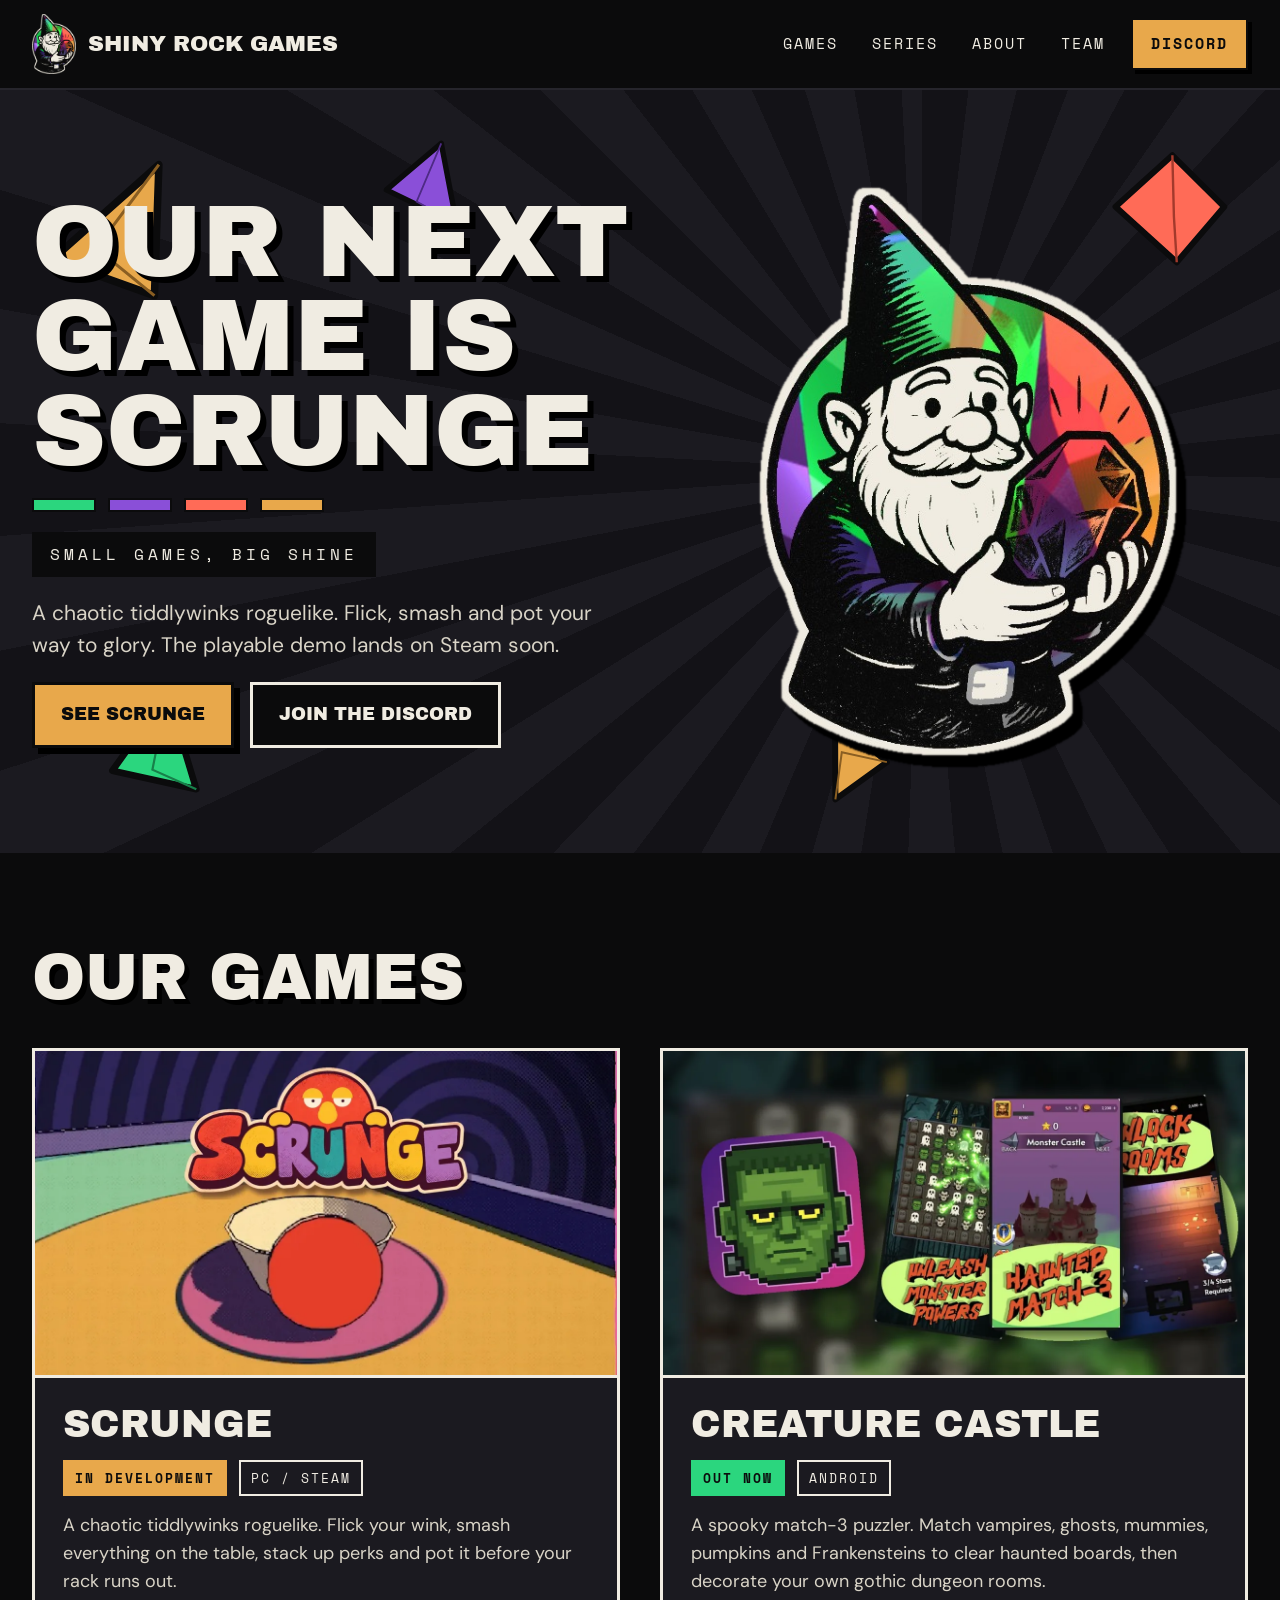
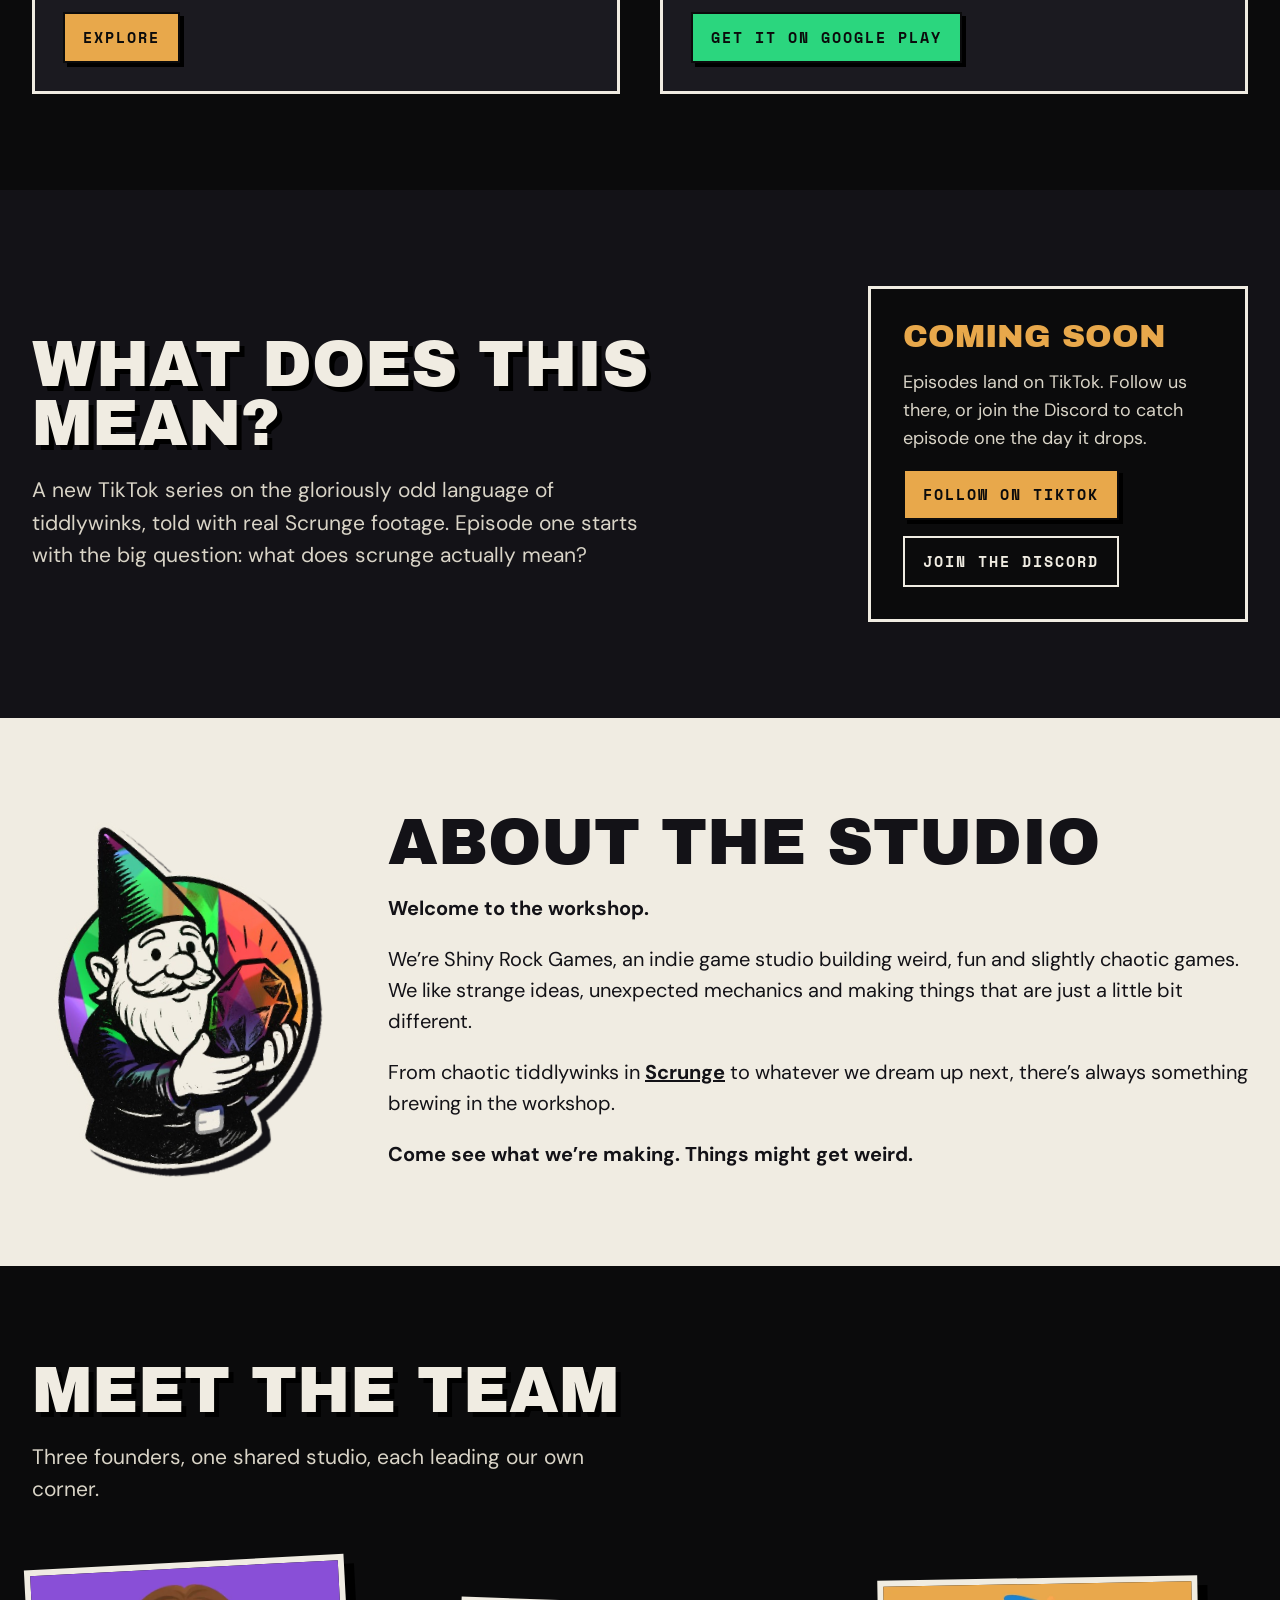
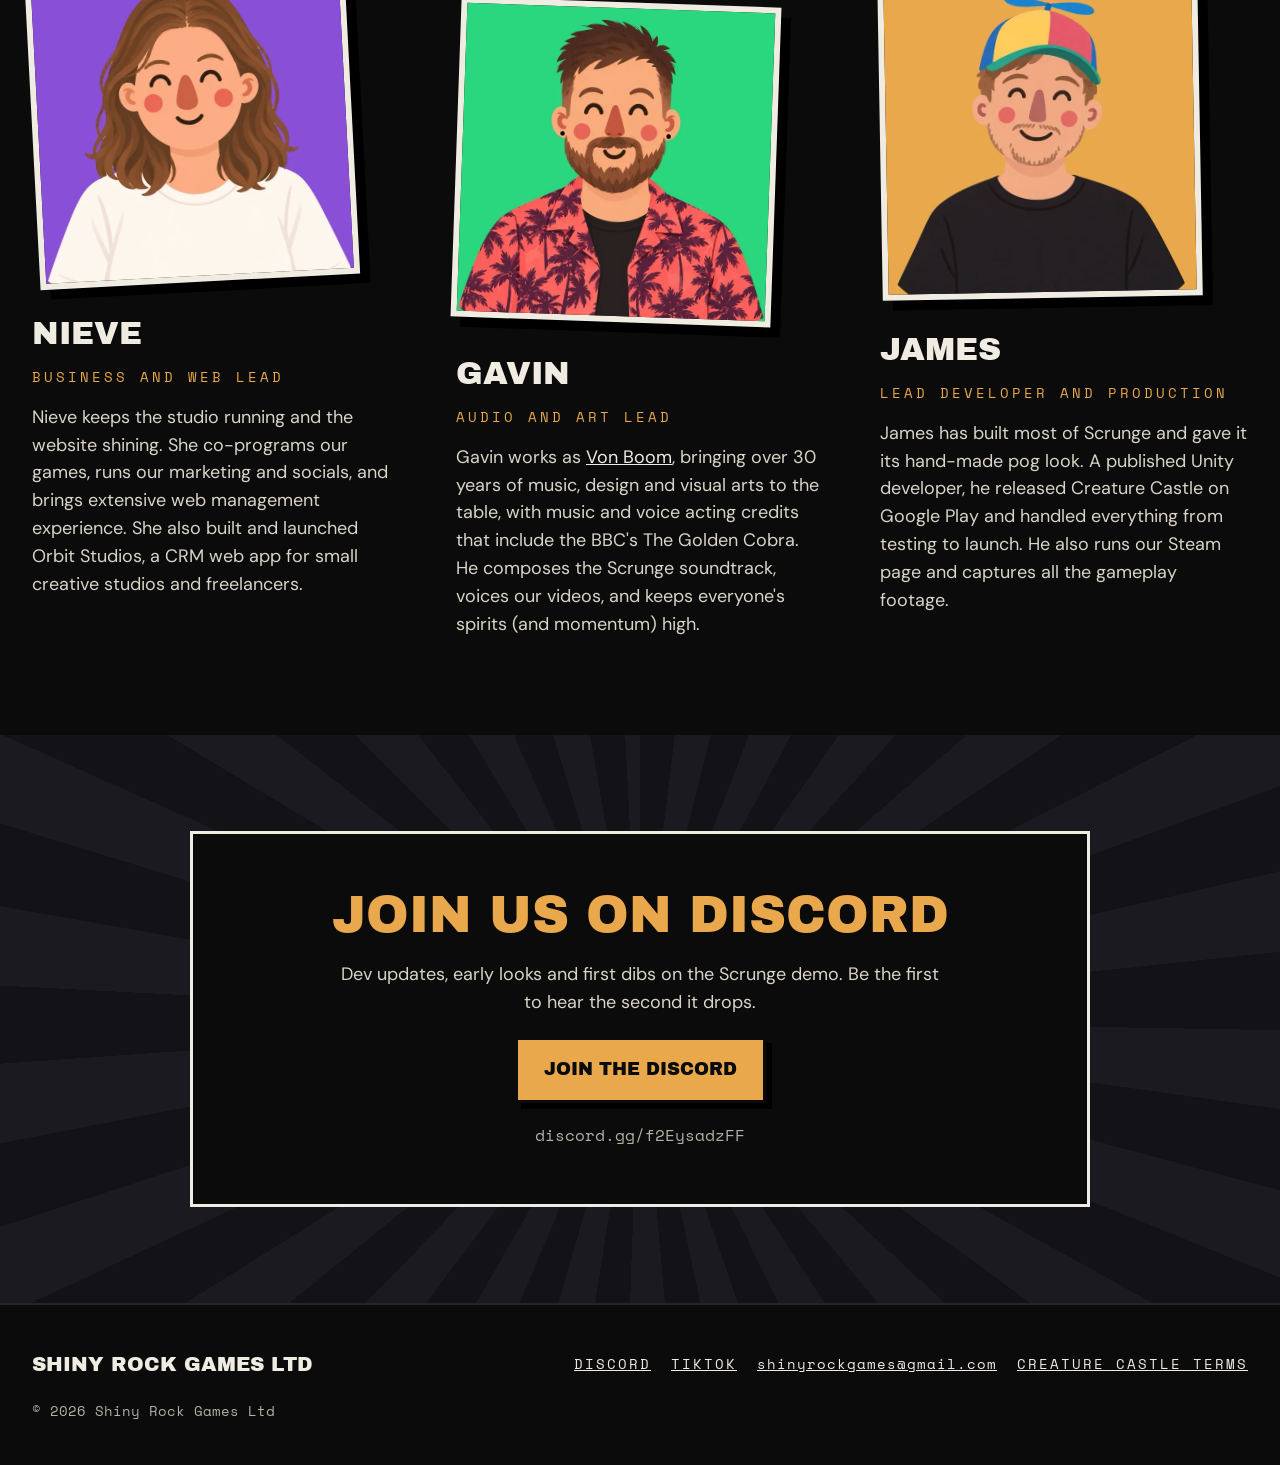
<file: index.html>
<!doctype html>
<html lang="en-GB">
<head>
<meta charset="utf-8">
<meta name="viewport" content="width=device-width, initial-scale=1">
<title>Shiny Rock Games | Indie game studio</title>
<meta name="description" content="Shiny Rock Games is an indie game studio. Scrunge, our chaotic tiddlywinks roguelike, has a demo coming soon, and Creature Castle is out now on Google Play.">
<meta property="og:title" content="Shiny Rock Games">
<meta property="og:description" content="Small games, big shine. Scrunge demo coming soon.">
<meta property="og:image" content="https://shinyrockgames.github.io/images/logo.png">
<link rel="canonical" href="https://shinyrockgames.github.io/">
<!-- TODO: paste the Google Search Console verification tag here, then remove the comment markers:
<meta name="google-site-verification" content="YOUR-VERIFICATION-CODE">
-->
<!-- TODO: add these to "sameAs" below once the accounts or pages exist (only real, public URLs):
  X: https://x.com/...
  Bluesky: https://bsky.app/profile/...
  Steam: https://store.steampowered.com/app/...
  itch.io: https://shinyrockgames.itch.io/...
-->
<script type="application/ld+json">
{
  "@context": "https://schema.org",
  "@type": "Organization",
  "name": "Shiny Rock Games Ltd",
  "alternateName": "Shiny Rock Games",
  "url": "https://shinyrockgames.github.io/",
  "logo": "https://shinyrockgames.github.io/images/logo.png",
  "email": "shinyrockgames@gmail.com",
  "sameAs": [
    "https://discord.gg/f2EysadzFF",
    "https://www.tiktok.com/@shiny.rock.games",
    "https://play.google.com/store/apps/details?id=com.shinyrockgames.monstercastle"
  ]
}
</script>
<link rel="icon" type="image/png" href="images/logo.png">
<link rel="preconnect" href="https://fonts.googleapis.com">
<link rel="preconnect" href="https://fonts.gstatic.com" crossorigin>
<link href="https://fonts.googleapis.com/css2?family=Archivo+Black&family=Space+Mono:wght@400;700&family=DM+Sans:wght@400;500;700&display=swap" rel="stylesheet">
<link rel="stylesheet" href="style.css">
</head>
<body>

<header class="site-header">
  <nav class="nav" aria-label="Main">
    <a class="brand" href="index.html">
      <img src="images/logo.png" alt="">
      <span>Shiny Rock Games</span>
    </a>
    <div class="nav-links">
      <a href="#games">Games</a>
      <a href="#series">Series</a>
      <a href="#about">About</a>
      <a href="#team">Team</a>
      <a class="btn btn--primary btn--small" href="https://discord.gg/f2EysadzFF">Discord</a>
    </div>
  </nav>
</header>

<main>

  <section class="hero hero--home sunburst">
    <svg class="shard" aria-hidden="true" width="150" height="150" viewBox="0 0 100 100" style="left:3%;top:10%;rotate:-14deg"><path d="M8 52 L92 8 L68 92 Z" fill="#E8A84B" stroke-width="5"/><path d="M92 8 L38 52 L68 92" fill="none" stroke="#8A5E22" stroke-width="2"/></svg>
    <svg class="shard" aria-hidden="true" width="90" height="90" viewBox="0 0 100 100" style="left:30%;top:6%;rotate:18deg"><path d="M50 6 L94 86 L8 74 Z" fill="#8A4FD8" stroke-width="6"/><path d="M50 6 L44 76 L94 86" fill="none" stroke="#4E2A85" stroke-width="2"/></svg>
    <svg class="shard" aria-hidden="true" width="110" height="110" viewBox="0 0 100 100" style="left:8%;bottom:8%;rotate:8deg"><path d="M14 86 L54 10 L92 92 Z" fill="#2BD67E" stroke-width="6"/><path d="M54 10 L50 80 L92 92" fill="none" stroke="#17804A" stroke-width="2"/></svg>
    <svg class="shard" aria-hidden="true" width="120" height="120" viewBox="0 0 100 100" style="right:4%;top:8%;rotate:-22deg"><path d="M10 30 L70 8 L94 64 L40 92 Z" fill="#FF6B57" stroke-width="5"/><path d="M70 8 L52 56 L40 92" fill="none" stroke="#A33A2C" stroke-width="2"/></svg>
    <svg class="shard" aria-hidden="true" width="100" height="100" viewBox="0 0 100 100" style="right:30%;bottom:6%;rotate:30deg"><path d="M20 20 L88 34 L62 92 Z" fill="#E8A84B" stroke-width="6"/><path d="M88 34 L44 48 L62 92" fill="none" stroke="#8A5E22" stroke-width="2"/></svg>

    <div class="wrap hero-grid">
      <div class="hero-copy">
        <h1 class="display h1">Our next game is Scrunge</h1>
        <div class="colour-bar" aria-hidden="true"><span></span><span></span><span></span><span></span></div>
        <span class="tagline">Small games, big shine</span>
        <p class="lead">A chaotic tiddlywinks roguelike. Flick, smash and pot your way to glory. The playable demo lands on Steam soon.</p>
        <div class="btn-row">
          <a class="btn btn--primary" href="scrunge.html">See Scrunge</a>
          <a class="btn btn--outline" href="https://discord.gg/f2EysadzFF">Join the Discord</a>
        </div>
      </div>
      <div class="hero-art">
        <img src="images/logo.png" alt="The Shiny Rock Games gnome holding a glowing gem">
      </div>
    </div>
  </section>

  <section id="games" class="section section--black">
    <div class="wrap" style="display:flex;flex-direction:column;gap:40px">
      <h2 class="display h2">Our games</h2>
      <div class="games-grid">

        <article class="game-card">
          <img src="images/scrunge-screenshot.webp" width="1200" height="675" loading="lazy" alt="The Scrunge logo above a red wink resting against the pot on an orange mat">
          <div class="game-card__body">
            <h3 class="h3">Scrunge</h3>
            <div class="tags"><span class="tag tag--amber">IN DEVELOPMENT</span><span class="tag">PC / STEAM</span></div>
            <p class="body-dim">A chaotic tiddlywinks roguelike. Flick your wink, smash everything on the table, stack up perks and pot it before your rack runs out.</p>
            <a class="btn btn--primary btn--small" href="scrunge.html">Explore</a>
          </div>
        </article>

        <article class="game-card">
          <img src="images/creature-castle-screenshot.webp" width="1200" height="675" loading="lazy" alt="The Creature Castle app icon, a pixel-art Frankenstein, beside three phone screens: a haunted match-3 board, the Monster Castle map and a dungeon room to unlock">
          <div class="game-card__body">
            <h3 class="h3">Creature Castle</h3>
            <div class="tags"><span class="tag tag--green">OUT NOW</span><span class="tag">ANDROID</span></div>
            <p class="body-dim">A spooky match-3 puzzler. Match vampires, ghosts, mummies, pumpkins and Frankensteins to clear haunted boards, then decorate your own gothic dungeon rooms.</p>
            <a class="btn btn--primary btn--small btn--green" href="https://play.google.com/store/apps/details?id=com.shinyrockgames.monstercastle">Get it on Google Play</a>
          </div>
        </article>

      </div>
    </div>
  </section>

  <section id="series" class="section">
    <div class="wrap split">
      <div class="grow">
        <h2 class="display h2">What does this mean?</h2>
        <p class="lead" style="max-width:640px">A new TikTok series on the gloriously odd language of tiddlywinks, told with real Scrunge footage. Episode one starts with the big question: what does scrunge actually mean?</p>
      </div>
      <div class="panel">
        <span class="panel__title">Coming soon</span>
        <p class="body-dim">Episodes land on TikTok. Follow us there, or join the Discord to catch episode one the day it drops.</p>
        <div class="btn-row">
          <a class="btn btn--primary btn--small" href="https://www.tiktok.com/@shiny.rock.games">Follow on TikTok</a>
          <a class="btn btn--outline btn--small" href="https://discord.gg/f2EysadzFF">Join the Discord</a>
        </div>
      </div>
    </div>
  </section>

  <section id="about" class="section section--cream">
    <div class="wrap about">
      <div class="about__art"><img src="images/logo.png" alt=""></div>
      <div class="about__copy">
        <h2 class="display h2">About the studio</h2>
        <p><strong>Welcome to the workshop.</strong></p>
        <p>We’re Shiny Rock Games, an indie game studio building weird, fun and slightly chaotic games. We like strange ideas, unexpected mechanics and making things that are just a little bit different.</p>
        <p>From chaotic tiddlywinks in <strong><a href="scrunge.html">Scrunge</a></strong> to whatever we dream up next, there’s always something brewing in the workshop.</p>
        <p><strong>Come see what we’re making. Things might get weird.</strong></p>
      </div>
    </div>
  </section>

  <section id="team" class="section section--black">
    <div class="wrap team">
      <div class="team__intro">
        <h2 class="display h2">Meet the team</h2>
        <p class="lead">Three founders, one shared studio, each leading our own corner.</p>
      </div>
      <div class="team__grid">

        <article class="founder">
          <img class="founder__portrait" src="images/team/nieve-brand.webp" width="640" height="640" loading="lazy" alt="Cartoon portrait of Nieve, smiling, with long wavy brown hair and a cream T-shirt, on a purple background">
          <h3 class="founder__name">Nieve</h3>
          <p class="founder__role">Business and web lead</p>
          <p class="founder__bio">Nieve keeps the studio running and the website shining. She co-programs our games, runs our marketing and socials, and brings extensive web management experience. She also built and launched Orbit Studios, a CRM web app for small creative studios and freelancers.</p>
        </article>

        <article class="founder">
          <img class="founder__portrait" src="images/team/gavin-brand.webp" width="640" height="640" loading="lazy" alt="Cartoon portrait of Gavin, smiling, with a beard, spiky brown hair and a coral palm-tree shirt, on a green background">
          <h3 class="founder__name">Gavin</h3>
          <p class="founder__role">Audio and art lead</p>
          <p class="founder__bio">Gavin works as <a href="https://vonboom.co.uk">Von Boom</a>, bringing over 30 years of music, design and visual arts to the table, with music and voice acting credits that include the BBC's The Golden Cobra. He composes the Scrunge soundtrack, voices our videos, and keeps everyone's spirits (and momentum) high.</p>
        </article>

        <article class="founder">
          <img class="founder__portrait" src="images/team/james-brand.webp" width="640" height="640" loading="lazy" alt="Cartoon portrait of James, smiling, in a rainbow propeller cap and a black T-shirt, on an amber background">
          <h3 class="founder__name">James</h3>
          <p class="founder__role">Lead developer and production</p>
          <p class="founder__bio">James has built most of Scrunge and gave it its hand-made pog look. A published Unity developer, he released Creature Castle on Google Play and handled everything from testing to launch. He also runs our Steam page and captures all the gameplay footage.</p>
        </article>

      </div>
    </div>
  </section>

  <section class="section sunburst">
    <div class="cta-box cta-box--centre">
      <h2 class="cta-title">Join us on Discord</h2>
      <p class="body-dim" style="max-width:620px">Dev updates, early looks and first dibs on the Scrunge demo. Be the first to hear the second it drops.</p>
      <a class="btn btn--primary" href="https://discord.gg/f2EysadzFF">Join the Discord</a>
      <p class="mono" style="margin:0;font-size:16px;color:var(--muted)">discord.gg/f2EysadzFF</p>
    </div>
  </section>

</main>

<footer class="site-footer">
  <div class="wrap">
    <span class="footer-brand">Shiny Rock Games Ltd</span>
    <div class="footer-links">
      <a href="https://discord.gg/f2EysadzFF">Discord</a>
      <a href="https://www.tiktok.com/@shiny.rock.games">TikTok</a>
      <!-- TODO: add Instagram and Threads once the accounts exist -->
      <a class="footer-email" href="mailto:shinyrockgames@gmail.com">shinyrockgames@gmail.com</a>
      <a href="creature-castle-terms.html">Creature Castle Terms</a>
    </div>
    <span class="footer-copy">© 2026 Shiny Rock Games Ltd</span>
  </div>
</footer>

</body>
</html>
</file>
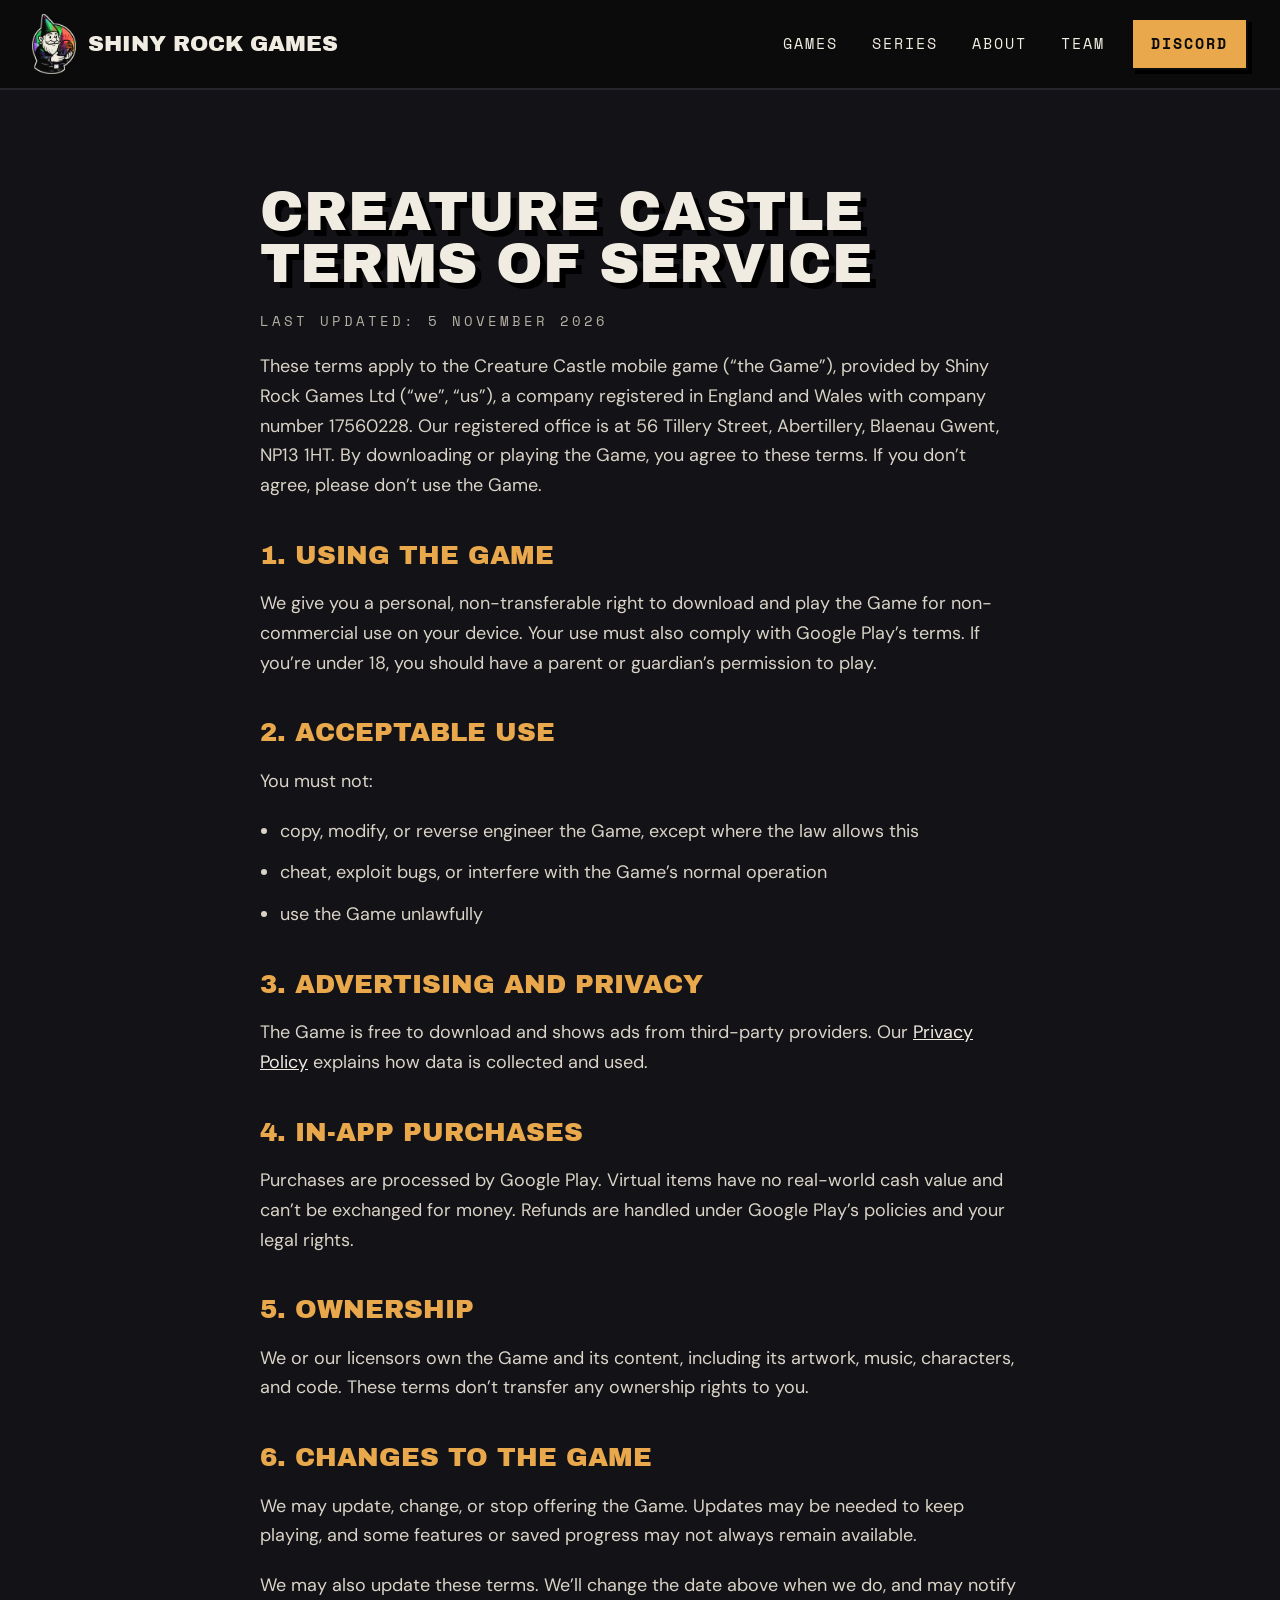
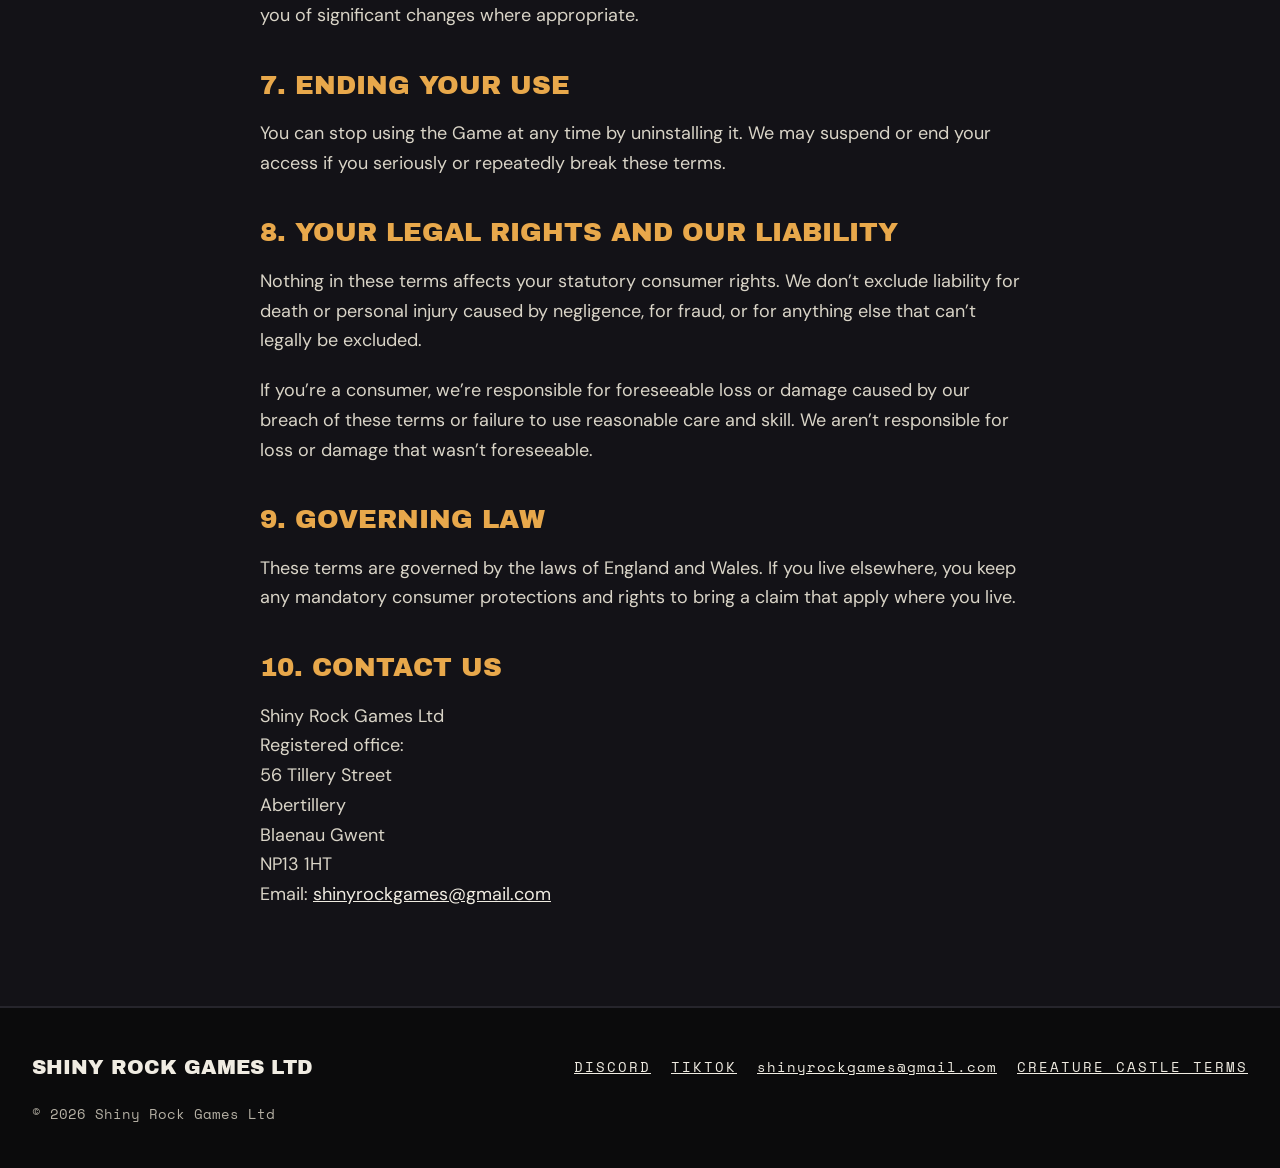
<file: creature-castle-terms.html>
<!doctype html>
<html lang="en-GB">
<head>
<meta charset="utf-8">
<meta name="viewport" content="width=device-width, initial-scale=1">
<title>Creature Castle Terms of Service | Shiny Rock Games</title>
<meta name="description" content="Terms of Service for Creature Castle, the match-3 monster game from Shiny Rock Games.">
<link rel="canonical" href="https://shinyrockgames.github.io/creature-castle-terms.html">
<link rel="icon" type="image/png" href="images/logo.png">
<link rel="preconnect" href="https://fonts.googleapis.com">
<link rel="preconnect" href="https://fonts.gstatic.com" crossorigin>
<link href="https://fonts.googleapis.com/css2?family=Archivo+Black&family=Space+Mono:wght@400;700&family=DM+Sans:wght@400;500;700&display=swap" rel="stylesheet">
<link rel="stylesheet" href="style.css">
</head>
<body>

<header class="site-header">
  <nav class="nav" aria-label="Main">
    <a class="brand" href="index.html">
      <img src="images/logo.png" alt="">
      <span>Shiny Rock Games</span>
    </a>
    <div class="nav-links">
      <a href="index.html#games">Games</a>
      <a href="index.html#series">Series</a>
      <a href="index.html#about">About</a>
      <a href="index.html#team">Team</a>
      <a class="btn btn--primary btn--small" href="https://discord.gg/f2EysadzFF">Discord</a>
    </div>
  </nav>
</header>

<main class="section">
  <article class="legal">

    <h1 class="display">Creature Castle Terms of Service</h1>
    <p class="legal__updated">Last updated: 5 November 2026</p>
    <p>These terms apply to the Creature Castle mobile game (“the Game”), provided by Shiny Rock Games Ltd (“we”, “us”), a company registered in England and Wales with company number 17560228. Our registered office is at 56 Tillery Street, Abertillery, Blaenau Gwent, NP13 1HT. By downloading or playing the Game, you agree to these terms. If you don’t agree, please don’t use the Game.</p>

    <h2>1. Using the Game</h2>
    <p>We give you a personal, non-transferable right to download and play the Game for non-commercial use on your device. Your use must also comply with Google Play’s terms. If you’re under 18, you should have a parent or guardian’s permission to play.</p>

    <h2>2. Acceptable use</h2>
    <p>You must not:</p>
    <ul>
      <li>copy, modify, or reverse engineer the Game, except where the law allows this</li>
      <li>cheat, exploit bugs, or interfere with the Game’s normal operation</li>
      <li>use the Game unlawfully</li>
    </ul>

    <h2>3. Advertising and privacy</h2>
    <p>The Game is free to download and shows ads from third-party providers. Our
      <!-- TODO: point this at the Creature Castle Privacy Policy page -->
      <a href="#TODO-privacy-policy">Privacy Policy</a> explains how data is collected and used.</p>

    <h2>4. In-app purchases</h2>
    <p>Purchases are processed by Google Play. Virtual items have no real-world cash value and can’t be exchanged for money. Refunds are handled under Google Play’s policies and your legal rights.</p>

    <h2>5. Ownership</h2>
    <p>We or our licensors own the Game and its content, including its artwork, music, characters, and code. These terms don’t transfer any ownership rights to you.</p>

    <h2>6. Changes to the Game</h2>
    <p>We may update, change, or stop offering the Game. Updates may be needed to keep playing, and some features or saved progress may not always remain available.</p>
    <p>We may also update these terms. We’ll change the date above when we do, and may notify you of significant changes where appropriate.</p>

    <h2>7. Ending your use</h2>
    <p>You can stop using the Game at any time by uninstalling it. We may suspend or end your access if you seriously or repeatedly break these terms.</p>

    <h2>8. Your legal rights and our liability</h2>
    <p>Nothing in these terms affects your statutory consumer rights. We don’t exclude liability for death or personal injury caused by negligence, for fraud, or for anything else that can’t legally be excluded.</p>
    <p>If you’re a consumer, we’re responsible for foreseeable loss or damage caused by our breach of these terms or failure to use reasonable care and skill. We aren’t responsible for loss or damage that wasn’t foreseeable.</p>

    <h2>9. Governing law</h2>
    <p>These terms are governed by the laws of England and Wales. If you live elsewhere, you keep any mandatory consumer protections and rights to bring a claim that apply where you live.</p>

    <h2>10. Contact us</h2>
    <address>
      Shiny Rock Games Ltd<br>
      Registered office:<br>
      56 Tillery Street<br>
      Abertillery<br>
      Blaenau Gwent<br>
      NP13 1HT<br>
      Email: <a href="mailto:shinyrockgames@gmail.com">shinyrockgames@gmail.com</a>
    </address>

  </article>
</main>

<footer class="site-footer">
  <div class="wrap">
    <span class="footer-brand">Shiny Rock Games Ltd</span>
    <div class="footer-links">
      <a href="https://discord.gg/f2EysadzFF">Discord</a>
      <a href="https://www.tiktok.com/@shiny.rock.games">TikTok</a>
      <!-- TODO: add Instagram and Threads once the accounts exist -->
      <a class="footer-email" href="mailto:shinyrockgames@gmail.com">shinyrockgames@gmail.com</a>
      <a href="creature-castle-terms.html" aria-current="page">Creature Castle Terms</a>
    </div>
    <span class="footer-copy">© 2026 Shiny Rock Games Ltd</span>
  </div>
</footer>

</body>
</html>
</file>
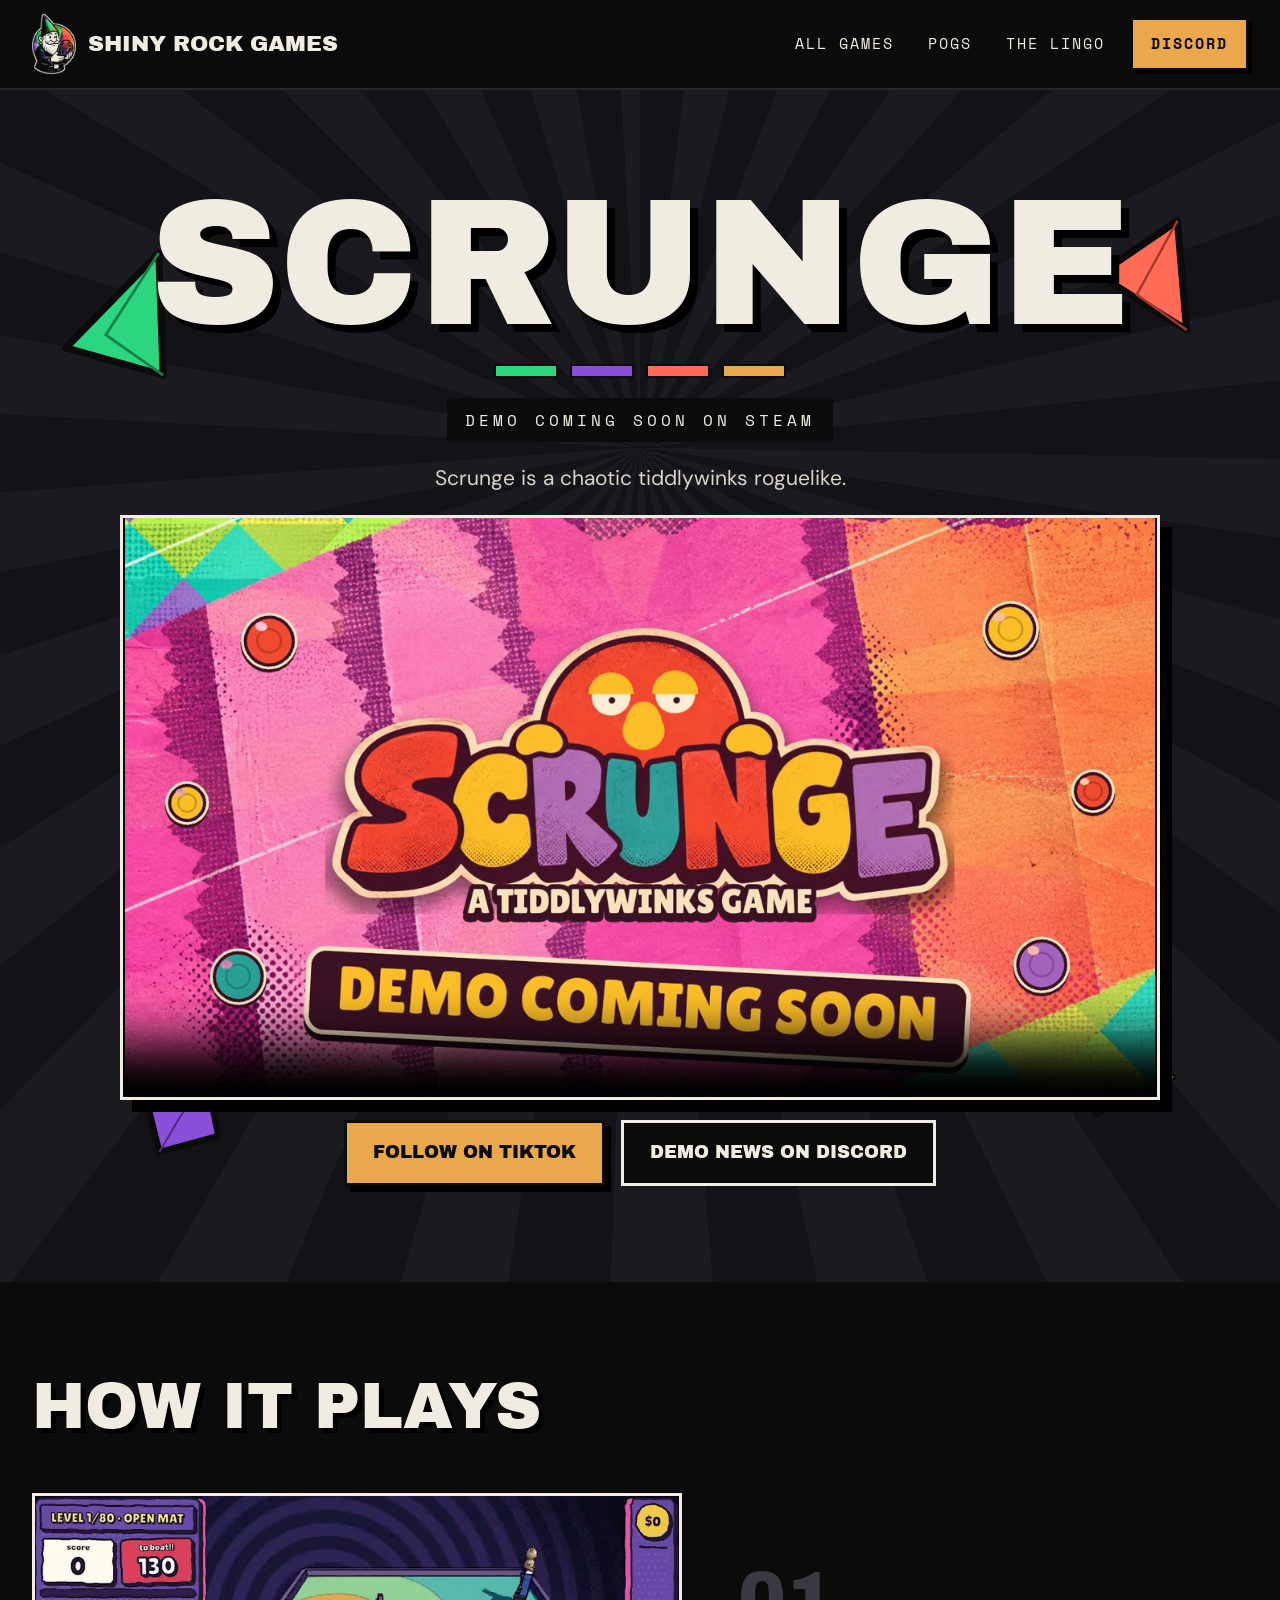
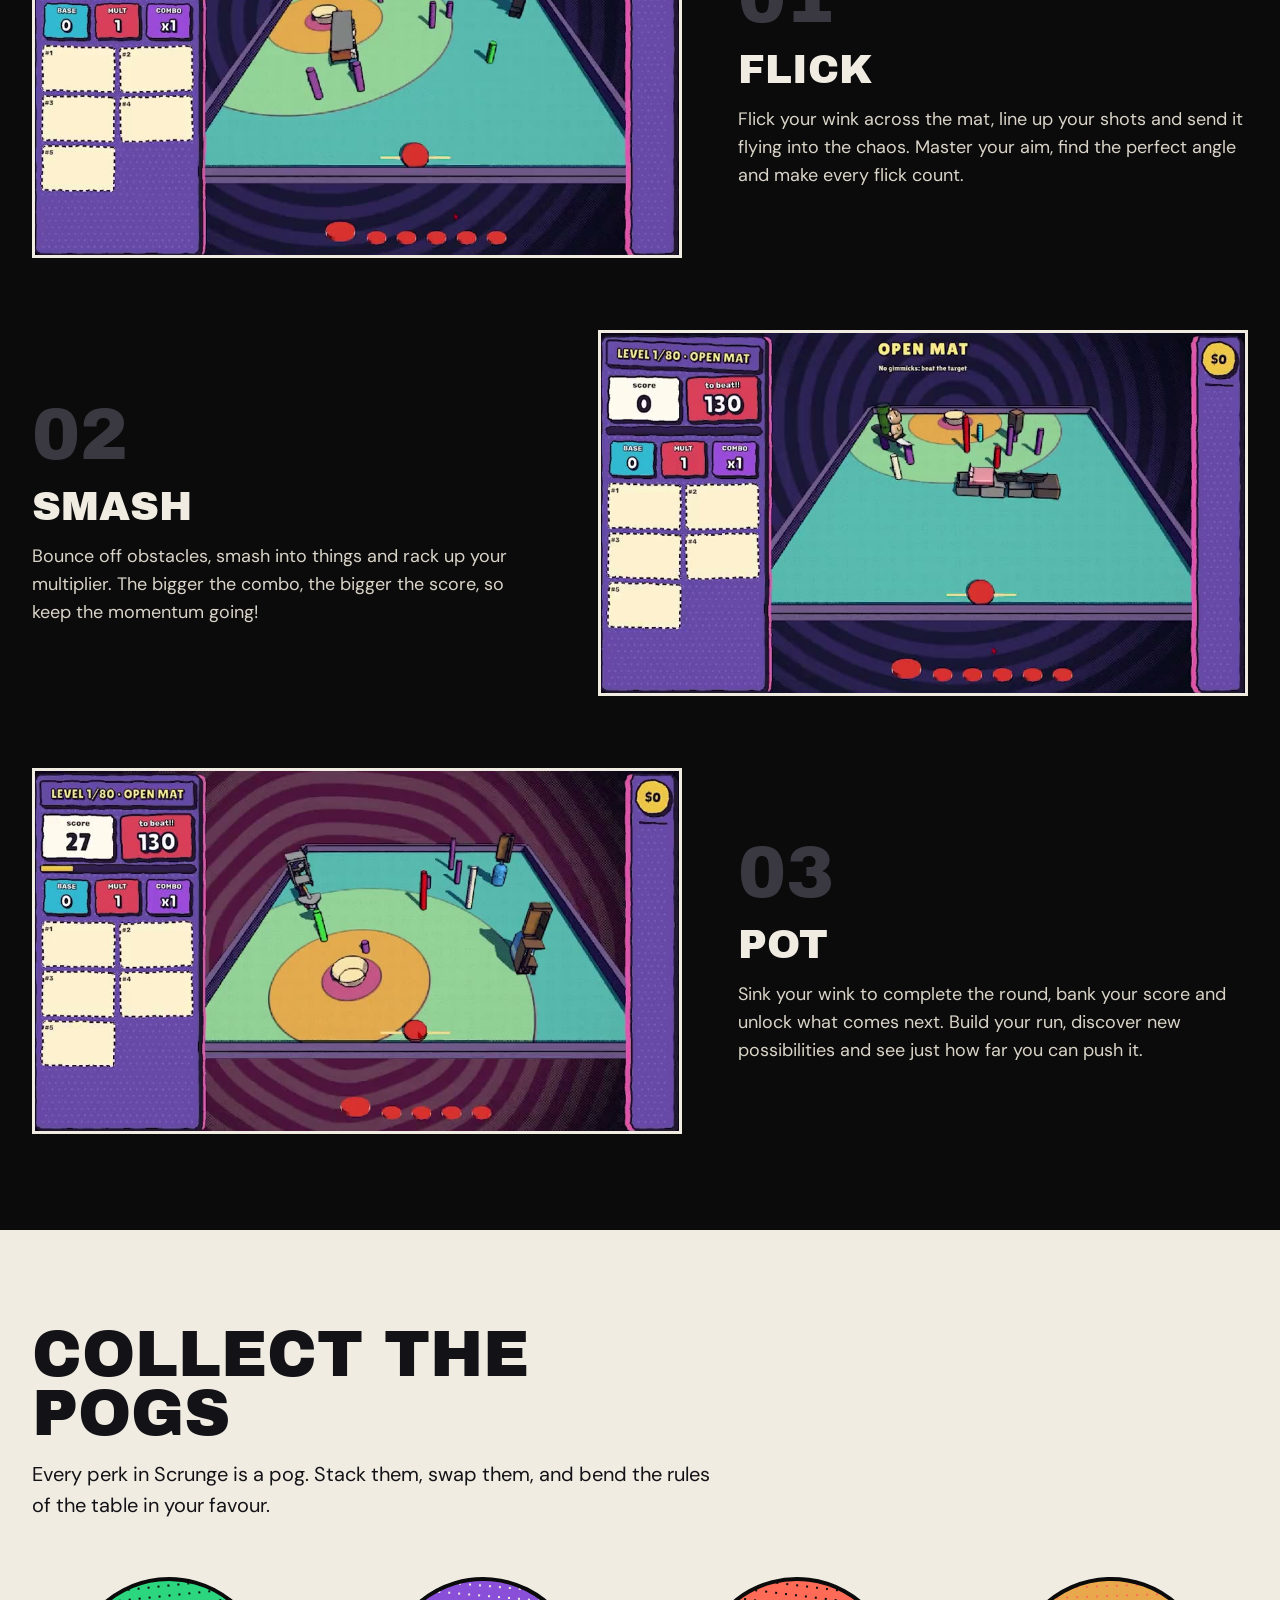
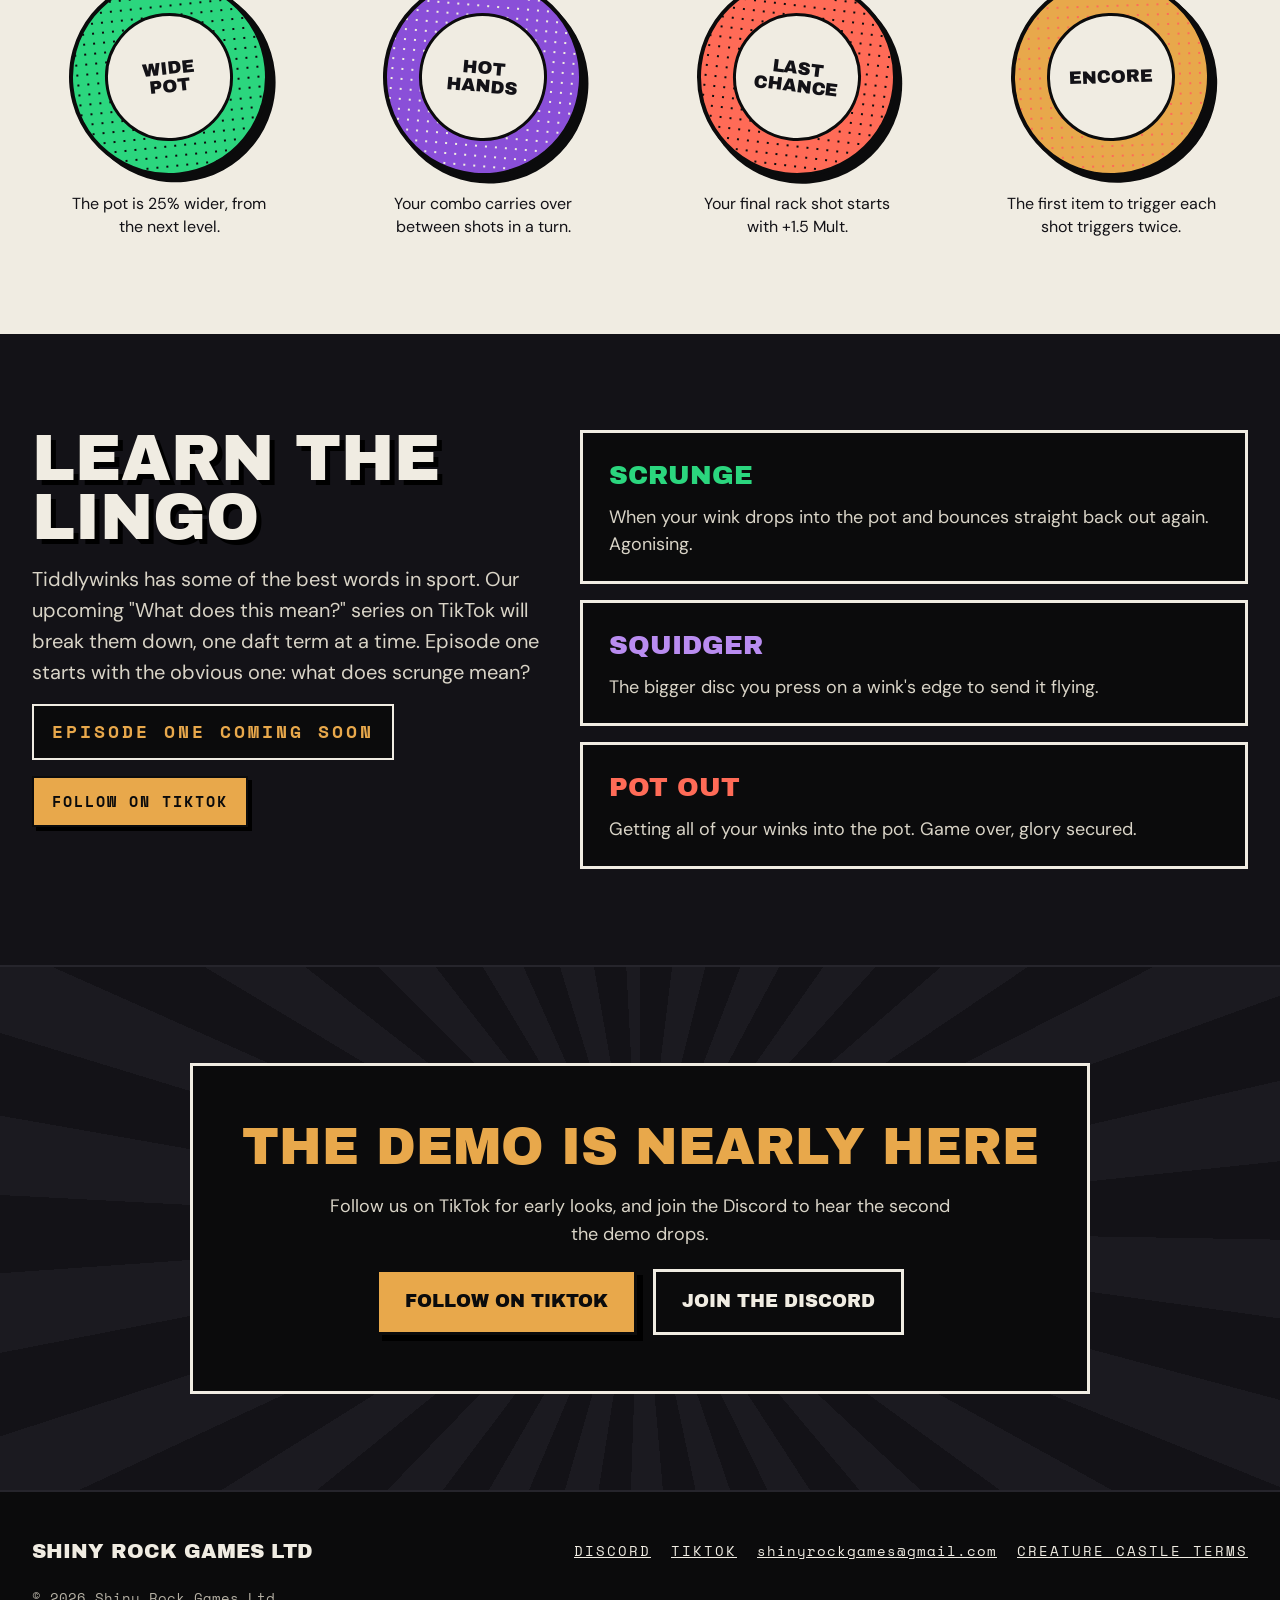
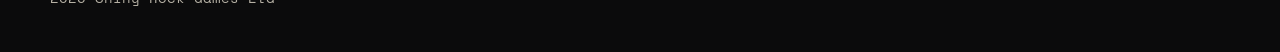
<file: scrunge.html>
<!doctype html>
<html lang="en-GB">
<head>
<meta charset="utf-8">
<meta name="viewport" content="width=device-width, initial-scale=1">
<title>Scrunge | Shiny Rock Games</title>
<meta name="description" content="Scrunge is a chaotic tiddlywinks roguelike from Shiny Rock Games. Flick your wink, smash everything on the table, stack up perks and pot it before your rack runs out. Demo coming soon on Steam.">
<meta property="og:title" content="Scrunge | Shiny Rock Games">
<meta property="og:description" content="A chaotic tiddlywinks roguelike. Demo coming soon on Steam.">
<meta property="og:image" content="https://shinyrockgames.github.io/images/scrunge-share.jpg">
<meta property="og:image:width" content="1200">
<meta property="og:image:height" content="630">
<meta name="twitter:card" content="summary_large_image">
<link rel="canonical" href="https://shinyrockgames.github.io/scrunge.html">
<link rel="icon" type="image/png" href="images/logo.png">
<link rel="preconnect" href="https://fonts.googleapis.com">
<link rel="preconnect" href="https://fonts.gstatic.com" crossorigin>
<link href="https://fonts.googleapis.com/css2?family=Archivo+Black&family=Space+Mono:wght@400;700&family=DM+Sans:wght@400;500;700&display=swap" rel="stylesheet">
<link rel="stylesheet" href="style.css">
</head>
<body>

<header class="site-header">
  <nav class="nav" aria-label="Main">
    <a class="brand" href="index.html">
      <img src="images/logo.png" alt="">
      <span>Shiny Rock Games</span>
    </a>
    <div class="nav-links">
      <a href="index.html">All games</a>
      <a href="#pogs">Pogs</a>
      <a href="#lingo">The lingo</a>
      <a class="btn btn--primary btn--small" href="https://discord.gg/f2EysadzFF">Discord</a>
    </div>
  </nav>
</header>

<main>

  <section class="hero hero--game sunburst">
    <svg class="shard" aria-hidden="true" width="140" height="140" viewBox="0 0 100 100" style="left:4%;top:14%;rotate:-18deg"><path d="M8 52 L92 8 L68 92 Z" fill="#2BD67E" stroke-width="5"/><path d="M92 8 L38 52 L68 92" fill="none" stroke="#17804A" stroke-width="2"/></svg>
    <svg class="shard" aria-hidden="true" width="120" height="120" viewBox="0 0 100 100" style="right:5%;top:10%;rotate:24deg"><path d="M50 6 L94 86 L8 74 Z" fill="#FF6B57" stroke-width="6"/><path d="M50 6 L44 76 L94 86" fill="none" stroke="#A33A2C" stroke-width="2"/></svg>
    <svg class="shard" aria-hidden="true" width="100" height="100" viewBox="0 0 100 100" style="left:10%;bottom:10%;rotate:12deg"><path d="M10 30 L70 8 L94 64 L40 92 Z" fill="#8A4FD8" stroke-width="6"/><path d="M70 8 L52 56 L40 92" fill="none" stroke="#4E2A85" stroke-width="2"/></svg>
    <svg class="shard" aria-hidden="true" width="110" height="110" viewBox="0 0 100 100" style="right:9%;bottom:14%;rotate:-30deg"><path d="M14 86 L54 10 L92 92 Z" fill="#E8A84B" stroke-width="6"/><path d="M54 10 L50 80 L92 92" fill="none" stroke="#8A5E22" stroke-width="2"/></svg>

    <div class="wrap hero-centre">
      <h1 class="display h1--huge">Scrunge</h1>
      <div class="colour-bar" aria-hidden="true"><span></span><span></span><span></span><span></span></div>
      <span class="tagline">Demo coming soon on Steam</span>
      <p class="lead" style="max-width:640px">Scrunge is a chaotic tiddlywinks roguelike.</p>

      <!-- Demo announcement teaser. Swap for a gameplay trailer when there is one. -->
      <div class="trailer">
        <video controls playsinline preload="none" poster="images/scrunge-trailer-poster.jpg" aria-label="Scrunge demo announcement: the Scrunge logo with Mr Scrunge peeking over the top, then the words Demo coming soon">
          <source src="videos/scrunge-demo-announcement.mp4" type="video/mp4">
        </video>
      </div>

      <div class="btn-row" style="justify-content:center">
        <!-- TODO: swap for a "Wishlist on Steam" button once the Steam store page is live -->
        <a class="btn btn--primary" href="https://www.tiktok.com/@shiny.rock.games">Follow on TikTok</a>
        <a class="btn btn--outline" href="https://discord.gg/f2EysadzFF">Demo news on Discord</a>
      </div>
    </div>
  </section>

  <section class="section section--black">
    <div class="wrap" style="display:flex;flex-direction:column;gap:56px">
      <h2 class="display h2">How it plays</h2>
      <div class="steps">
        <div class="step">
          <video class="step__media" src="videos/scrunge-flick.mp4" poster="videos/scrunge-flick.jpg" autoplay muted loop playsinline disablepictureinpicture aria-label="Gameplay clip: a red wink is flicked from the start line, flips through the air and lands on the mat for 27 points"></video>
          <div class="step__copy">
            <span class="step__num" aria-hidden="true">01</span>
            <h3 class="h3">Flick</h3>
            <p class="body-dim">Flick your wink across the mat, line up your shots and send it flying into the chaos. Master your aim, find the perfect angle and make every flick count.</p>
          </div>
        </div>
        <div class="step">
          <video class="step__media" src="videos/scrunge-smash.mp4" poster="videos/scrunge-smash.jpg" autoplay muted loop playsinline disablepictureinpicture aria-label="Gameplay clip: a red wink ricochets off pillars, a teddy bear and a chest of drawers, the multiplier climbs to x3 and the shot scores 129"></video>
          <div class="step__copy">
            <span class="step__num" aria-hidden="true">02</span>
            <h3 class="h3">Smash</h3>
            <p class="body-dim">Bounce off obstacles, smash into things and rack up your multiplier. The bigger the combo, the bigger the score, so keep the momentum going!</p>
          </div>
        </div>
        <div class="step">
          <video class="step__media" src="videos/scrunge-pot.mp4" poster="videos/scrunge-pot.jpg" autoplay muted loop playsinline disablepictureinpicture aria-label="Gameplay clip: a red wink drops into the cup, a Cuddle bonus pops up and the score jumps past the target"></video>
          <div class="step__copy">
            <span class="step__num" aria-hidden="true">03</span>
            <h3 class="h3">Pot</h3>
            <p class="body-dim">Sink your wink to complete the round, bank your score and unlock what comes next. Build your run, discover new possibilities and see just how far you can push it.</p>
          </div>
        </div>
      </div>
    </div>
  </section>

  <section id="pogs" class="section section--cream">
    <div class="wrap" style="display:flex;flex-direction:column;gap:56px">
      <div style="display:flex;flex-direction:column;gap:16px;max-width:700px">
        <h2 class="display h2">Collect the pogs</h2>
        <p style="margin:0;font-size:20px">Every perk in Scrunge is a pog. Stack them, swap them, and bend the rules of the table in your favour.</p>
      </div>
      <!-- TODO: add pog artwork when it's ready; the faces show perk names for now -->
      <div class="pogs">
        <div class="pog pog--green"><div class="pog__disc"><div class="pog__face">Wide Pot</div></div><p class="pog__desc">The pot is 25% wider, from the next level.</p></div>
        <div class="pog pog--purple"><div class="pog__disc"><div class="pog__face">Hot Hands</div></div><p class="pog__desc">Your combo carries over between shots in a turn.</p></div>
        <div class="pog pog--coral"><div class="pog__disc"><div class="pog__face">Last Chance</div></div><p class="pog__desc">Your final rack shot starts with +1.5 Mult.</p></div>
        <div class="pog pog--amber"><div class="pog__disc"><div class="pog__face">Encore</div></div><p class="pog__desc">The first item to trigger each shot triggers twice.</p></div>
      </div>
    </div>
  </section>

  <section id="lingo" class="section">
    <div class="wrap" style="display:flex;flex-wrap:wrap;gap:40px">
      <div style="flex:1 1 360px;min-width:0;display:flex;flex-direction:column;gap:16px">
        <h2 class="display h2">Learn the lingo</h2>
        <p class="body-dim" style="font-size:20px">Tiddlywinks has some of the best words in sport. Our upcoming "What does this mean?" series on TikTok will break them down, one daft term at a time. Episode one starts with the obvious one: what does scrunge mean?</p>
        <span class="label-box">Episode one coming soon</span>
        <a class="btn btn--primary btn--small" href="https://www.tiktok.com/@shiny.rock.games" style="align-self:flex-start">Follow on TikTok</a>
      </div>
      <dl class="glossary">
        <div><dt style="color:var(--green)">Scrunge</dt><dd>When your wink drops into the pot and bounces straight back out again. Agonising.</dd></div>
        <div><dt style="color:var(--purple-light)">Squidger</dt><dd>The bigger disc you press on a wink's edge to send it flying.</dd></div>
        <div><dt style="color:var(--coral)">Pot out</dt><dd>Getting all of your winks into the pot. Game over, glory secured.</dd></div>
      </dl>
    </div>
  </section>

  <section class="section sunburst" style="border-top:2px solid var(--panel-2)">
    <div class="cta-box cta-box--centre">
      <h2 class="cta-title">The demo is nearly here</h2>
      <p class="body-dim" style="max-width:620px">Follow us on TikTok for early looks, and join the Discord to hear the second the demo drops.</p>
      <div class="btn-row">
        <!-- TODO: swap for a "Wishlist on Steam" button once the Steam store page is live -->
        <a class="btn btn--primary" href="https://www.tiktok.com/@shiny.rock.games">Follow on TikTok</a>
        <a class="btn btn--outline" href="https://discord.gg/f2EysadzFF">Join the Discord</a>
      </div>
    </div>
  </section>

</main>

<footer class="site-footer">
  <div class="wrap">
    <span class="footer-brand">Shiny Rock Games Ltd</span>
    <div class="footer-links">
      <a href="https://discord.gg/f2EysadzFF">Discord</a>
      <a href="https://www.tiktok.com/@shiny.rock.games">TikTok</a>
      <!-- TODO: add Instagram and Threads once the accounts exist -->
      <a class="footer-email" href="mailto:shinyrockgames@gmail.com">shinyrockgames@gmail.com</a>
      <a href="creature-castle-terms.html">Creature Castle Terms</a>
    </div>
    <span class="footer-copy">© 2026 Shiny Rock Games Ltd</span>
  </div>
</footer>

</body>
</html>
</file>
<file: style.css>
/* Shiny Rock Games: shared styles */
:root {
  --ink: #131217;
  --ink-ray: #1B1A20;
  --black: #0B0B0C;
  --panel: #1B1A20;
  --panel-2: #26252C;
  --line: #3A3942;
  --cream: #F0ECE2;
  --cream-dim: #D9D4C7;
  --muted: #B5B0A4;
  --green: #2BD67E;
  --purple: #8A4FD8;
  --purple-light: #B98CF0;
  --purple-dark: #6B3BB0;
  --coral: #FF6B57;
  --amber: #E8A84B;
  --accent: var(--amber);

  --font-display: 'Archivo Black', 'Arial Black', sans-serif;
  --font-mono: 'Space Mono', ui-monospace, monospace;
  --font-body: 'DM Sans', 'Helvetica Neue', Arial, sans-serif;

  --section-y: 96px;
  --gutter: 32px;
  --max: 1280px;
}

* { box-sizing: border-box; }
html { scroll-behavior: smooth; }
body { margin: 0; background: var(--ink); color: var(--cream); font-family: var(--font-body); font-size: 18px; line-height: 1.55; }
img { max-width: 100%; height: auto; display: block; }
a { color: var(--cream); }
a:hover { color: var(--amber); }
:focus-visible { outline: 3px solid var(--amber); outline-offset: 3px; }

.wrap { max-width: var(--max); margin: 0 auto; }
.section { padding: var(--section-y) var(--gutter); }
.section--black { background: var(--black); }
.section--cream { background: var(--cream); color: var(--ink); }
.section--cream a { color: var(--ink); }
.sunburst { position: relative; overflow: hidden; background-color: var(--ink); background-image: repeating-conic-gradient(from 0deg at var(--burst-x, 50%) var(--burst-y, 50%), var(--ink) 0deg 7deg, var(--ink-ray) 7deg 14deg); }

/* Type */
.display { margin: 0; font-family: var(--font-display); font-weight: 400; text-transform: uppercase; line-height: 0.92; text-shadow: 6px 6px 0 #000; }
.h1 { font-size: clamp(54px, 8vw, 104px); }
.h1--huge { font-size: clamp(76px, 14vw, 200px); line-height: 0.88; text-shadow: 8px 8px 0 #000; }
.h2 { font-size: clamp(36px, 5vw, 64px); text-shadow: 5px 5px 0 #000; }
.section--cream .h2 { text-shadow: none; }
.h3 { font-family: var(--font-display); font-weight: 400; text-transform: uppercase; margin: 0; font-size: 38px; line-height: 1; }
.lead { margin: 0; font-size: 21px; color: var(--cream-dim); max-width: 560px; }
.body-dim { margin: 0; color: var(--cream-dim); }
.mono { font-family: var(--font-mono); }
.tagline { align-self: flex-start; display: inline-block; padding: 10px 18px; background: var(--black); color: var(--cream); font-family: var(--font-mono); font-size: 16px; letter-spacing: 4px; text-transform: uppercase; }

/* Four-colour brand bar */
.colour-bar { display: flex; gap: 12px; }
.colour-bar span { width: 64px; height: 14px; border: 2px solid var(--black); }
.colour-bar span:nth-child(1) { background: var(--green); }
.colour-bar span:nth-child(2) { background: var(--purple); }
.colour-bar span:nth-child(3) { background: var(--coral); }
.colour-bar span:nth-child(4) { background: var(--amber); }

/* Buttons: press into their shadow, never fade */
.btn { display: inline-block; padding: 16px 26px; font-family: var(--font-display); font-size: 18px; text-transform: uppercase; text-decoration: none; border: 3px solid var(--black); cursor: pointer; transition: transform .08s ease-out, box-shadow .08s ease-out; }
.btn--primary { background: var(--accent); color: var(--black); box-shadow: 6px 6px 0 #000; }
.btn--primary:hover { color: var(--black); transform: translate(3px, 3px); box-shadow: 3px 3px 0 #000; }
.btn--primary:active { transform: translate(6px, 6px); box-shadow: 0 0 0 #000; }
.btn--outline { background: var(--black); color: var(--cream); border-color: var(--cream); }
.btn--outline:hover { color: var(--black); background: var(--cream); }
.btn--small { padding: 12px 18px; font-family: var(--font-mono); font-weight: 700; font-size: 15px; letter-spacing: 2px; border-width: 2px; }
.btn--small.btn--primary { box-shadow: 4px 4px 0 #000; }
.btn--small.btn--primary:hover { box-shadow: 2px 2px 0 #000; transform: translate(2px, 2px); }
.btn--green { background: var(--green); }
.btn-row { display: flex; flex-wrap: wrap; gap: 16px; }

/* Header */
.site-header { background: var(--black); border-bottom: 2px solid var(--panel-2); }
.nav { max-width: var(--max); margin: 0 auto; padding: 14px var(--gutter); display: flex; flex-wrap: wrap; align-items: center; justify-content: space-between; gap: 16px; }
.brand { display: flex; align-items: center; gap: 12px; text-decoration: none; color: var(--cream); }
.brand img { height: 60px; width: auto; }
.brand span { font-family: var(--font-display); font-size: 22px; text-transform: uppercase; }
.nav-links { display: flex; flex-wrap: wrap; align-items: center; gap: 6px; font-family: var(--font-mono); font-size: 15px; letter-spacing: 2px; text-transform: uppercase; }
.nav-links a { padding: 12px 14px; text-decoration: none; }
.nav-links .btn { padding: 12px 18px; margin-left: 6px; }

/* Gem shards (decorative) */
.shard { position: absolute; pointer-events: none; }
.shard path:first-child { stroke: var(--black); stroke-linejoin: round; }

/* Hero */
.hero { padding: var(--section-y) var(--gutter); }
.hero--home { --burst-x: 72%; }
.hero-grid { position: relative; display: flex; flex-wrap: wrap; align-items: center; gap: 56px; }
.hero-copy { flex: 1 1 460px; min-width: 0; display: flex; flex-direction: column; gap: 20px; }
.hero-art { flex: 1 1 420px; min-width: 0; display: flex; justify-content: center; }
.hero-art img { width: 100%; max-width: 420px; filter: drop-shadow(10px 12px 0 #000); }
.hero--game { --burst-y: 30%; }
.hero-centre { position: relative; display: flex; flex-direction: column; align-items: center; text-align: center; gap: 20px; }
.hero-centre .tagline { align-self: center; }

/* Placeholders: replace with real media */
.placeholder { background: var(--panel-2); color: var(--muted); font-family: var(--font-mono); display: flex; align-items: center; justify-content: center; text-align: center; padding: 16px; }

/* Game cards */
.games-grid { display: grid; grid-template-columns: repeat(auto-fit, minmax(320px, 1fr)); gap: 40px; }
.game-card { background: var(--panel); border: 3px solid var(--cream); display: flex; flex-direction: column; }
.game-card .placeholder, .game-card > img { aspect-ratio: 16 / 9; border-bottom: 3px solid var(--cream); object-fit: cover; }
.game-card__body { padding: 28px; display: flex; flex-direction: column; gap: 16px; flex-grow: 1; }
.game-card__body p { flex-grow: 1; }
.game-card__body .btn { align-self: flex-start; }
.tags { display: flex; flex-wrap: wrap; gap: 12px; font-family: var(--font-mono); font-size: 13px; letter-spacing: 2px; }
.tag { padding: 6px 10px; border: 2px solid var(--cream); }
.tag--amber { background: var(--amber); color: var(--black); border-color: var(--amber); font-weight: 700; }
.tag--green { background: var(--green); color: var(--black); border-color: var(--green); font-weight: 700; }

/* Split rows */
.split { display: flex; flex-wrap: wrap; align-items: center; justify-content: space-between; gap: 40px; }
.split > .grow { flex: 1 1 520px; min-width: 0; display: flex; flex-direction: column; gap: 20px; }
.panel { flex: 0 1 380px; min-width: 0; background: var(--black); border: 3px solid var(--cream); padding: 32px; display: flex; flex-direction: column; gap: 16px; }
.panel .btn { align-self: flex-start; }
.panel__title { font-family: var(--font-display); font-size: 32px; text-transform: uppercase; color: var(--amber); line-height: 1; }

/* About */
.about { display: flex; flex-wrap: wrap; align-items: center; gap: 56px; }
.about__art { flex: 0 1 300px; display: flex; justify-content: center; }
.about__art img { max-width: 260px; transform: rotate(-6deg); filter: drop-shadow(8px 8px 0 var(--ink)); }
.about__copy { flex: 1 1 460px; min-width: 0; display: flex; flex-direction: column; gap: 20px; }
.about__copy p { margin: 0; font-size: 20px; }

/* Meet the team */
.team { display: flex; flex-direction: column; gap: 56px; }
.team__intro { display: flex; flex-direction: column; gap: 20px; }
.team__grid { display: grid; grid-template-columns: repeat(auto-fit, minmax(280px, 1fr)); gap: 56px; align-items: start; }
.founder { display: flex; flex-direction: column; gap: 16px; }
.founder__portrait { width: 100%; max-width: 320px; aspect-ratio: 1 / 1; border: 6px solid var(--cream); box-shadow: 10px 10px 0 #000; }
.founder:nth-child(1) .founder__portrait { transform: rotate(-3deg); }
.founder:nth-child(2) { margin-top: 40px; }
.founder:nth-child(2) .founder__portrait { transform: rotate(2deg); }
.founder:nth-child(3) { margin-top: 16px; }
.founder:nth-child(3) .founder__portrait { transform: rotate(-1deg); }
.founder__name { margin: 20px 0 0; font-family: var(--font-display); font-weight: 400; font-size: 32px; line-height: 1; text-transform: uppercase; }
.founder__role { margin: 0; font-family: var(--font-mono); font-size: 14px; letter-spacing: 3px; text-transform: uppercase; color: var(--amber); }
.founder__bio { margin: 0; color: var(--cream-dim); }
.founder__bio a { color: var(--cream); }

/* CTA bands */
.cta-box { position: relative; max-width: 960px; margin: 0 auto; background: var(--black); border: 3px solid var(--cream); padding: 56px 40px; display: flex; flex-wrap: wrap; align-items: center; justify-content: space-between; gap: 40px; }
.cta-box > div { flex: 1 1 360px; min-width: 0; display: flex; flex-direction: column; gap: 12px; }
.cta-box--centre { flex-direction: column; align-items: center; justify-content: center; gap: 20px; text-align: center; max-width: 900px; }
.cta-box.cta-box--centre > * { flex: none; }
.cta-box--centre .btn-row { flex-direction: row; justify-content: center; gap: 16px; }
.cta-title { margin: 0; font-family: var(--font-display); font-weight: 400; font-size: clamp(32px, 4vw, 52px); text-transform: uppercase; color: var(--amber); line-height: 1; }

/* Trailer */
.trailer { width: 100%; max-width: 1040px; aspect-ratio: 16 / 9; background: var(--black); border: 3px solid var(--cream); box-shadow: 12px 12px 0 #000; display: flex; flex-direction: column; align-items: center; justify-content: center; gap: 16px; }
.trailer iframe, .trailer video { display: block; width: 100%; height: 100%; border: 0; }

/* How it plays: alternating rows */
.steps { display: flex; flex-direction: column; gap: 72px; }
.step { display: flex; flex-wrap: wrap; align-items: center; gap: 56px; }
.step:nth-child(even) { flex-direction: row-reverse; }
.step__media { flex: 1 1 480px; min-width: 0; aspect-ratio: 16 / 9; border: 3px solid var(--cream); }
video.step__media { display: block; width: 100%; height: auto; object-fit: cover; background: var(--black); }
.step__copy { flex: 1 1 340px; min-width: 0; display: flex; flex-direction: column; gap: 16px; }
.step__num { font-family: var(--font-display); font-size: 72px; line-height: 1; color: var(--line); }
.step__copy .h3 { font-size: 40px; }

/* Pogs */
.pogs { display: grid; grid-template-columns: repeat(auto-fit, minmax(200px, 1fr)); gap: 40px; justify-items: center; }
.pog { display: flex; flex-direction: column; align-items: center; gap: 16px; }
.pog__disc { width: 200px; height: 200px; border-radius: 50%; border: 4px solid var(--black); background-size: 10px 10px; box-shadow: 6px 6px 0 var(--black); display: flex; align-items: center; justify-content: center; }
.pog__face { width: 128px; height: 128px; border-radius: 50%; background: var(--cream); border: 3px solid var(--black); display: flex; align-items: center; justify-content: center; text-align: center; font-family: var(--font-display); font-size: 18px; line-height: 1; text-transform: uppercase; padding: 12px; overflow: hidden; }
.pog__desc { margin: 0; max-width: 220px; text-align: center; font-size: 16px; line-height: 1.4; }
.pog--green  .pog__disc { background-color: var(--green);  background-image: radial-gradient(var(--black) 18%, transparent 20%); transform: rotate(-6deg); }
.pog--purple .pog__disc { background-color: var(--purple); background-image: radial-gradient(var(--cream) 18%, transparent 20%); transform: rotate(5deg); }
.pog--amber  .pog__disc { background-color: var(--amber);  background-image: radial-gradient(var(--coral) 18%, transparent 20%); transform: rotate(-2deg); }
.pog--coral  .pog__disc { background-color: var(--coral);  background-image: radial-gradient(var(--black) 18%, transparent 20%); transform: rotate(7deg); }

/* Glossary */
.glossary { flex: 1 1 520px; min-width: 0; margin: 0; display: flex; flex-direction: column; gap: 16px; }
.glossary > div { background: var(--black); border: 3px solid var(--cream); padding: 22px 26px; }
.glossary dt { font-family: var(--font-display); font-size: 26px; text-transform: uppercase; }
.glossary dd { margin: 8px 0 0; color: var(--cream-dim); }
.label-box { align-self: flex-start; padding: 12px 18px; background: var(--black); border: 2px solid var(--cream); font-family: var(--font-mono); font-weight: 700; letter-spacing: 3px; text-transform: uppercase; color: var(--amber); }

/* Legal pages */
.legal { max-width: 760px; margin: 0 auto; display: flex; flex-direction: column; gap: 20px; }
.legal h1 { font-size: clamp(36px, 6vw, 56px); }
.legal .legal__updated { margin: 0; font-family: var(--font-mono); font-size: 14px; letter-spacing: 3px; text-transform: uppercase; color: var(--muted); }
.legal h2 { margin: 20px 0 0; font-family: var(--font-display); font-weight: 400; font-size: 26px; line-height: 1.1; text-transform: uppercase; color: var(--amber); }
.legal p, .legal li, .legal address { font-family: var(--font-body); font-size: 18px; line-height: 1.65; color: var(--cream-dim); }
.legal p { margin: 0; }
.legal ul { margin: 0; padding-left: 20px; display: flex; flex-direction: column; gap: 12px; }
.legal address { font-style: normal; }
.legal a { color: var(--cream); text-decoration: underline; }
.legal a:hover { color: var(--amber); }

/* Footer */
.site-footer { background: var(--black); padding: 44px var(--gutter); border-top: 2px solid var(--panel-2); }
.site-footer .wrap { display: flex; flex-wrap: wrap; align-items: center; justify-content: space-between; gap: 20px; }
.footer-brand { font-family: var(--font-display); font-size: 20px; text-transform: uppercase; }
.footer-links { display: flex; flex-wrap: wrap; gap: 20px; font-family: var(--font-mono); font-size: 14px; letter-spacing: 2px; text-transform: uppercase; }
.footer-links .footer-email { text-transform: none; letter-spacing: 1px; overflow-wrap: anywhere; }
.footer-copy { font-family: var(--font-mono); font-size: 14px; color: var(--muted); }

/* Small screens */
@media (max-width: 640px) {
  :root { --section-y: 64px; --gutter: 20px; }
  .brand img { height: 48px; }
  .brand span { font-size: 18px; }
  .shard { transform: scale(.6); opacity: .8; }
  .cta-box { padding: 36px 24px; }
  .team__grid { grid-template-columns: 1fr; }
  .team__grid .founder { margin-top: 0; }
  .team__grid .founder .founder__portrait { transform: none; }
}

@media (prefers-reduced-motion: reduce) {
  html { scroll-behavior: auto; }
  .btn { transition: none; }
}
</file>
